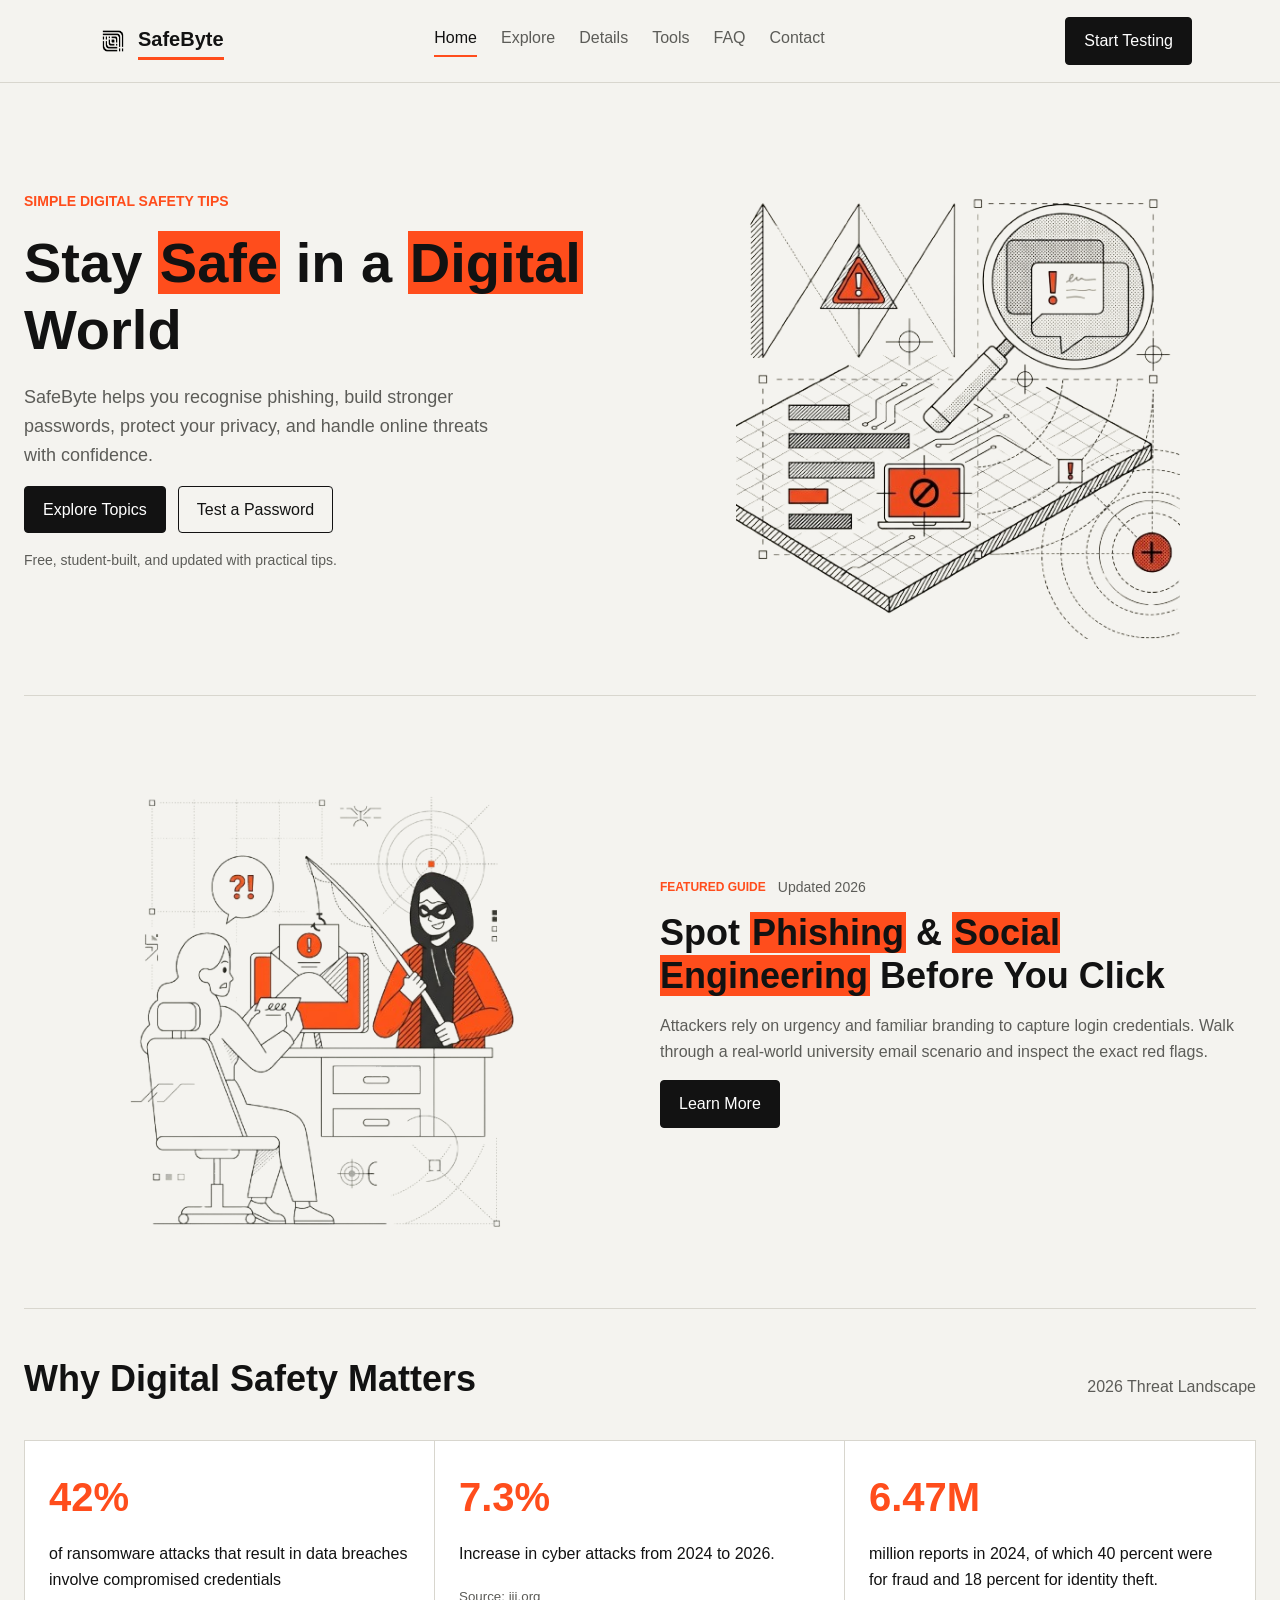
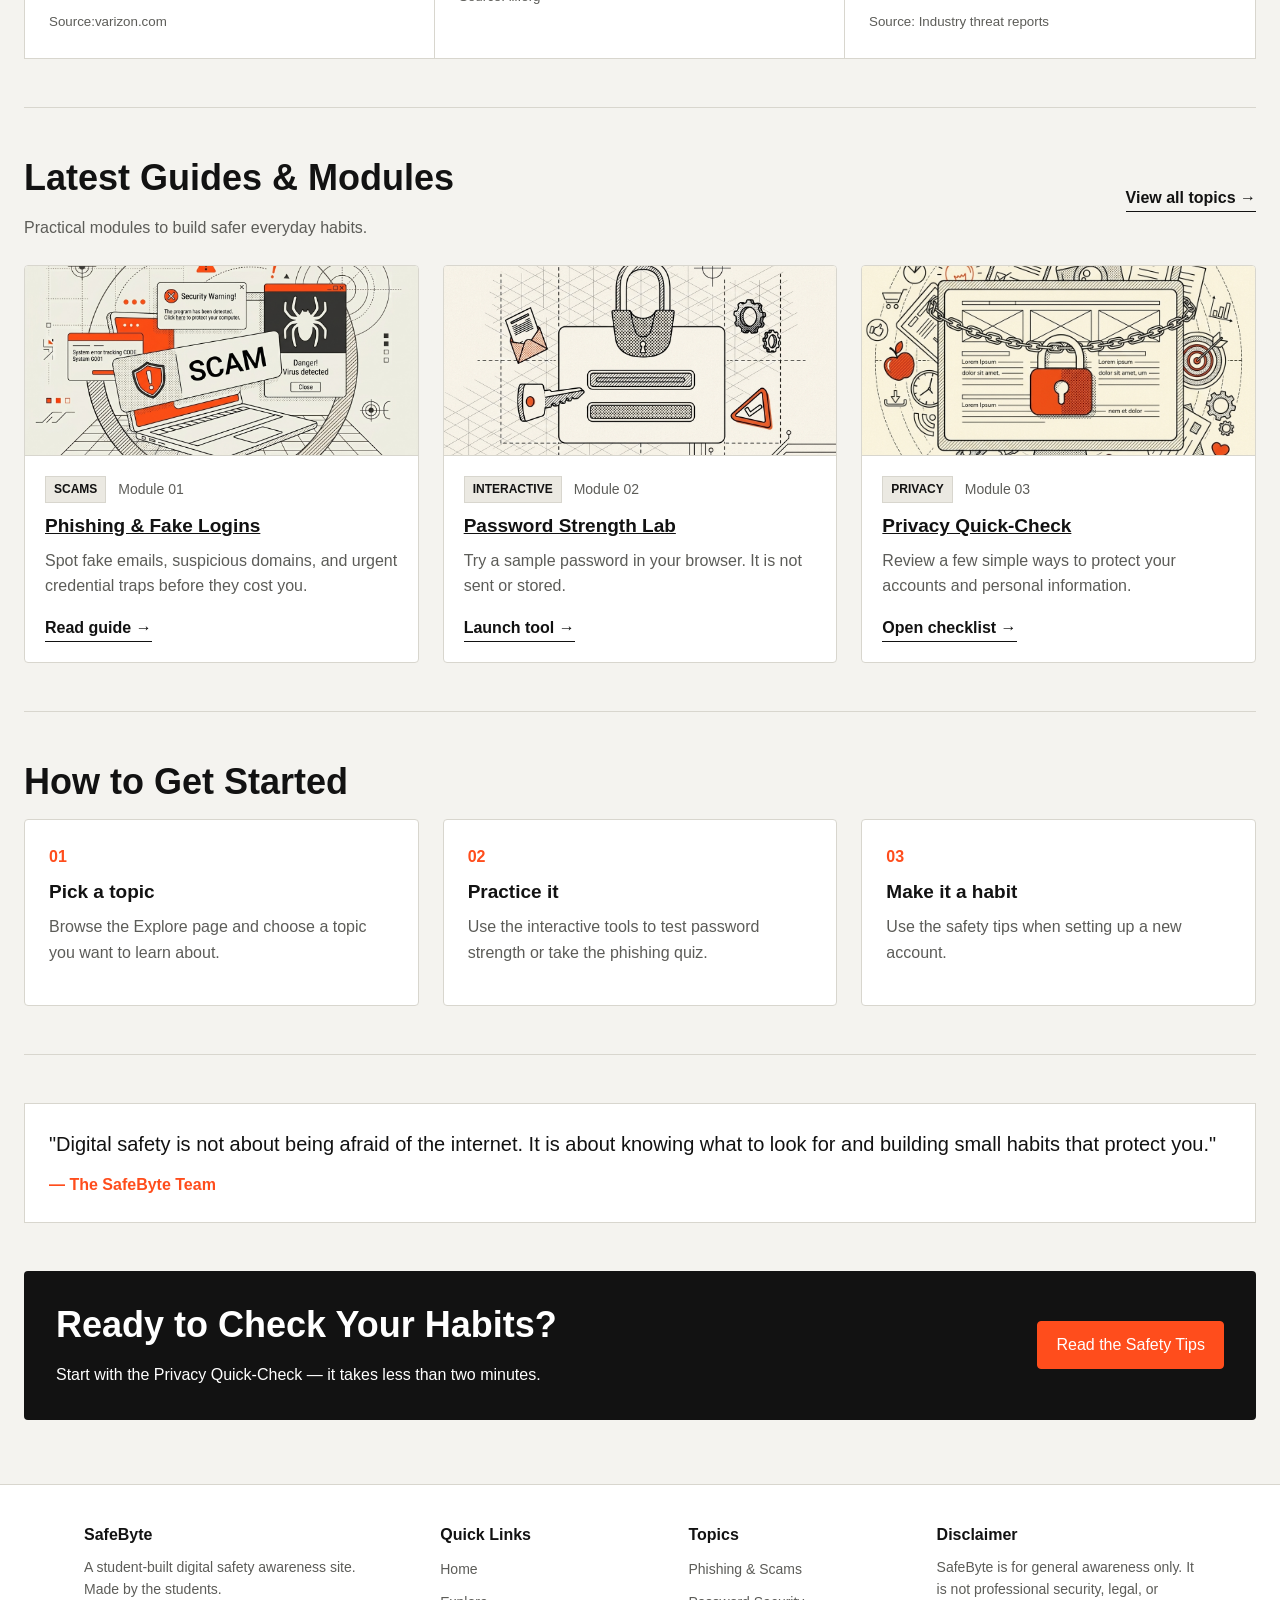
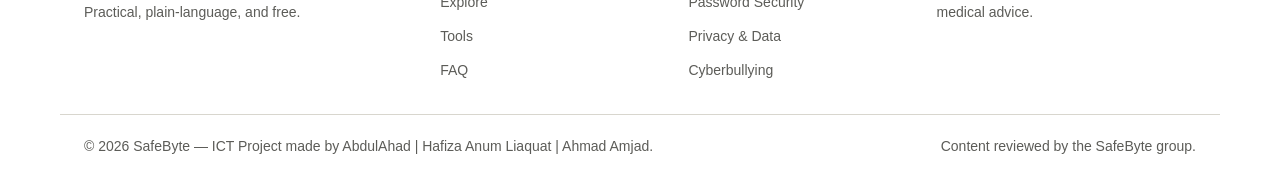
<file: index.html>
<!DOCTYPE html>
<html lang="en">
<head>
  <meta charset="UTF-8">
  <meta name="viewport" content="width=device-width, initial-scale=1.0">
  <title>SafeByte | Digital Safety & Technology Awareness</title>
  <link rel="icon" type="image/png" href="images/logo.png">
  <link rel="stylesheet" href="style/common.css">
  <link rel="stylesheet" href="style/index.css">
</head>
<body>
  <header class="site-header">
    <div class="header-inner">
      <a href="index.html" class="logo">
        <img src="images/logo.png" >
        <span>SafeByte</span>
      </a>

      <nav>
        <ul class="nav-list">
          <li><a href="index.html" class="active">Home</a></li>
          <li><a href="explore.html">Explore</a></li>
          <li><a href="details.html">Details</a></li>
          <li><a href="tool.html">Tools</a></li>
          <li><a href="faq.html">FAQ</a></li>
          <li><a href="contact.html" class="last-link">Contact</a></li>
        </ul>
      </nav>

      <a href="tool.html" class="header-cta">Start Testing</a>
    </div>
  </header>

  <main>
    <!-- HERO -->
    <section class="hero">
      <div class="hero-text">
        <p class="hero-eyebrow">Simple Digital Safety Tips</p>
        <h1>Stay <span class="highlight">Safe</span> in a <span class="highlight">Digital</span> World</h1>
        <p class="hero-subtitle">
          SafeByte helps you recognise phishing, build stronger passwords, protect your privacy,
          and handle online threats with confidence.
        </p>
        <div class="hero-actions">
          <a href="explore.html" class="btn btn-primary">Explore Topics</a>
          <a href="tool.html" class="btn btn-outline">Test a Password</a>
        </div>
        <p class="hero-note">Free, student-built, and updated with practical tips.</p>
      </div>
      <img src="images/hero.png" alt="hero image" class="content-img content-img--hero">
    </section>

    <!-- FEATURED SPOTLIGHT  -->
    <section class="spotlight">
      <img src="images/phishing.png" alt="spotlight image" class="content-img content-img--spotlight">
      <div class="spotlight-content">
        <div class="meta-row">
          <span class="badge badge--accent">Featured Guide</span>
          <span class="meta-date">Updated 2026</span>
        </div>
        <h2>Spot <span class="highlight">Phishing</span> & <span class="highlight">Social Engineering</span> Before You Click</h2>
        <p>
          Attackers rely on urgency and familiar branding to capture login credentials.
          Walk through a real-world university email scenario and inspect the exact red flags.
        </p>
        <a href="details.html" class="btn btn-primary">Learn More</a>
      </div>
    </section>

    <!-- STATS -->
    <section class="stats-section">
      <div class="section-header">
        <h2>Why Digital Safety Matters</h2>
        <span class="meta-date">2026 Threat Landscape</span>
      </div>
      <div class="stats-grid">
        <article class="stat-card">
          <span class="stat-number ">42%</span>
          <p>of ransomware attacks that result in data breaches involve compromised credentials</p>
          <small>Source:varizon.com</small>
        </article>
        <article class="stat-card">
          <span class="stat-number">7.3%</span>
          <p>Increase in cyber attacks from 2024 to 2026.</p>
          <small>Source: iii.org</small>
          <!-- iii=insuranse information institute -->
        </article>
        <article class="stat-card">
          <span class="stat-number">6.47M</span>
          <p>million reports in 2024, of which 40 percent were for fraud and 18 percent for identity theft.</p>
          <small>Source: Industry threat reports</small>
        </article>
      </div>
    </section>

    <!-- POPULAR TOPICS -->
    <section class="section-block">
      <div class="section-header">
        <div>
          <h2>Latest Guides & Modules</h2>
          <p class="section-description">Practical modules to build safer everyday habits.</p>
        </div>
        <a href="explore.html" class="link-underline">View all topics →</a>
      </div>

      <div class="grid-3">
        <article class="editorial-card">
          <img src="images/explore.png" alt="Phishing and fake logins illustration" class="content-img content-img--card" loading="lazy">
          <div class="editorial-card-body">
            <div class="meta-row">
              <span class="badge">Scams</span>
              <span class="meta-date">Module 01</span>
            </div>
            <h3><a href="details.html">Phishing & Fake Logins</a></h3>
            <p>Spot fake emails, suspicious domains, and urgent credential traps before they cost you.</p>
            <a href="details.html" class="link-underline">Read guide →</a>
          </div>
        </article>

        <article class="editorial-card">
          <img src="images/tool.jpg" alt="Password strength lab illustration" class="content-img content-img--card" loading="lazy">
          <div class="editorial-card-body">
            <div class="meta-row">
              <span class="badge">Interactive</span>
              <span class="meta-date">Module 02</span>
            </div>
            <h3><a href="tool.html">Password Strength Lab</a></h3>
            <p>Try a sample password in your browser. It is not sent or stored.</p>
            <a href="tool.html" class="link-underline">Launch tool →</a>
          </div>
        </article>

        <article class="editorial-card">
          <img src="images/tips.jpg" alt="Privacy quick-check illustration" class="content-img content-img--card" loading="lazy">
          <div class="editorial-card-body">
            <div class="meta-row">
              <span class="badge">Privacy</span>
              <span class="meta-date">Module 03</span>
            </div>
            <h3><a href="faq.html">Privacy Quick-Check</a></h3>
            <p>Review a few simple ways to protect your accounts and personal information.</p>
            <a href="faq.html" class="link-underline">Open checklist →</a>
          </div>
        </article>
      </div>
    </section>

    <!-- HOW IT WORKS -->
    <section class="section-block">
      <h2>How to Get Started</h2>
      <div class="steps-grid">
        <div class="step-card">
          <span class="step-num">01</span>
          <h3>Pick a topic</h3>
          <p>Browse the Explore page and choose a topic you want to learn about.</p>
        </div>
        <div class="step-card">
          <span class="step-num">02</span>
          <h3>Practice it</h3>
          <p>Use the interactive tools to test password strength or take the phishing quiz.</p>
        </div>
        <div class="step-card">
          <span class="step-num">03</span>
          <h3>Make it a habit</h3>
          <p>Use the safety tips when setting up a new account.</p>
        </div>
      </div>
    </section>

    <!-- MISSION -->
    <div class="mission-box">
      <blockquote>
        "Digital safety is not about being afraid of the internet. It is about knowing what to look for and building small habits that protect you."
      </blockquote>
      <p class="mission-credit">— The SafeByte Team</p>
    </div>

    <!-- CTA -->
    <section class="cta-banner">
      <div>
        <h2>Ready to Check Your Habits?</h2>
        <p>Start with the Privacy Quick-Check — it takes less than two minutes.</p>
      </div>
      <a href="faq.html" class="btn btn-accent">Read the Safety Tips</a>
    </section>
  </main>

  <footer class="site-footer">
    <div class="footer-grid">
      <div class="footer-col">
        <h4>SafeByte</h4>
        <p>A student-built digital safety awareness site.<br>Made by the students.<br>Practical, plain-language, and free.</p>
      </div>
      <div class="footer-col">
        <h4>Quick Links</h4>
        <ul>
          <li><a href="index.html">Home</a></li>
          <li><a href="explore.html">Explore</a></li>
          <li><a href="tool.html">Tools</a></li>
          <li><a href="faq.html">FAQ</a></li>
        </ul>
      </div>
      <div class="footer-col">
        <h4>Topics</h4>
        <ul>
          <li><a href="details.html">Phishing &amp; Scams</a></li>
          <li><a href="explore.html">Password Security</a></li>
          <li><a href="explore.html">Privacy &amp; Data</a></li>
          <li><a href="explore.html">Cyberbullying</a></li>
        </ul>
      </div>
      <div class="footer-col">
        <h4>Disclaimer</h4>
        <p>SafeByte is for general awareness only. It is not professional security, legal, or medical advice.</p>
      </div>
    </div>
    <div class="footer-bottom">
      <span>&copy; 2026 SafeByte — ICT Project made by AbdulAhad | Hafiza Anum Liaquat | Ahmad Amjad.</span>
      <span>Content reviewed by the SafeByte group.</span>
    </div>
  </footer>
  <script src="script.js"></script>
</body>
</html>
</file>
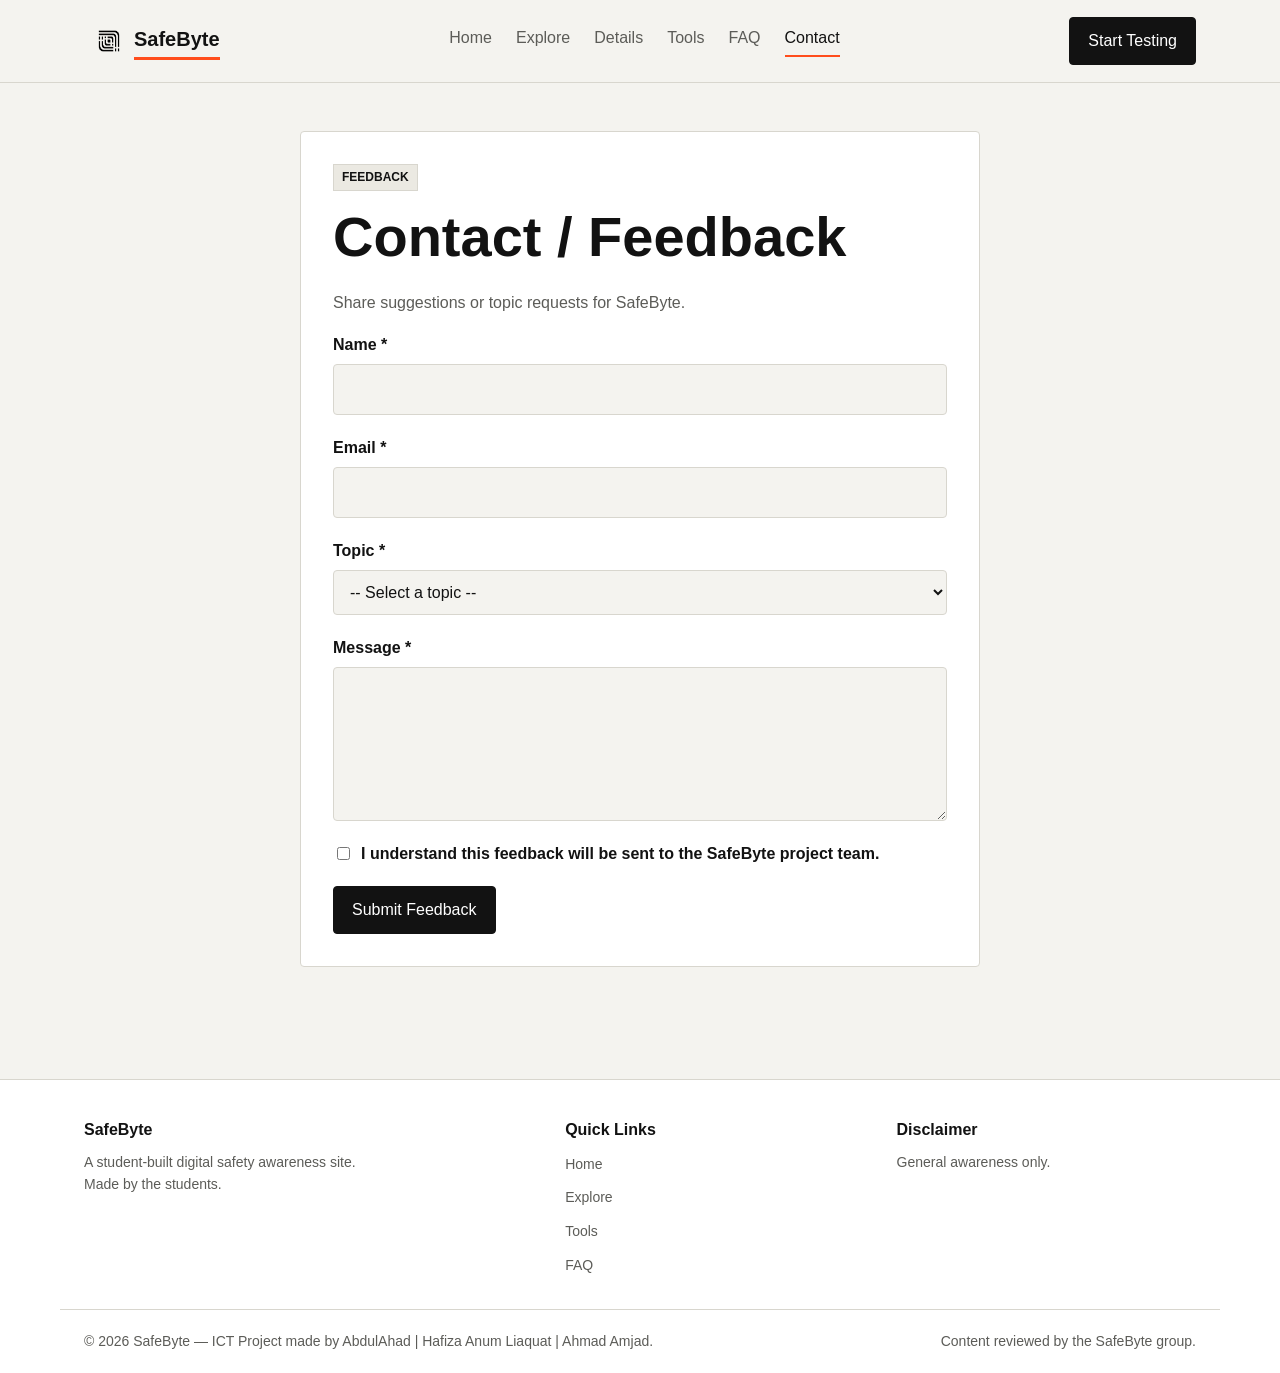
<file: contact.html>
<!DOCTYPE html>
<html lang="en">
<head>
  <meta charset="UTF-8">
  <meta name="viewport" content="width=device-width, initial-scale=1.0">
  <title>Contact / Feedback | SafeByte</title>

  <link rel="icon" type="image/png" href="images/logo.png">
  <link rel="stylesheet" href="style/common.css">
  <link rel="stylesheet" href="style/contact.css">
</head>

<body>

  <header class="site-header">
    <div class="header-inner">
      <a href="index.html" class="logo">
        <img src="images/logo.png" alt="">
        <span>SafeByte</span>
      </a>

      <nav aria-label="Main navigation">
        <ul class="nav-list">
          <li><a href="index.html">Home</a></li>
          <li><a href="explore.html">Explore</a></li>
          <li><a href="details.html">Details</a></li>
          <li><a href="tool.html">Tools</a></li>
          <li><a href="faq.html">FAQ</a></li>
          <li><a href="contact.html" class="active">Contact</a></li>
        </ul>
      </nav>

      <a href="tool.html" class="header-cta">Start Testing</a>
    </div>
  </header>

  <main>
    <section class="tool-panel feedback-panel">

      <div class="meta-row">
        <span class="badge">Feedback</span>
      </div>

      <h1>Contact / Feedback</h1>
      <p>Share suggestions or topic requests for SafeByte.</p>

      <form>

        <div class="form-group">
          <label for="name">Name *</label>
          <input type="text" id="name" class="input-field">
        </div>

        <div class="form-group">
          <label for="email">Email *</label>
          <input type="email" id="email" class="input-field">
        </div>

        <div class="form-group">
          <label for="topic">Topic *</label>
          <select id="topic">
            <option value="">-- Select a topic --</option>
            <option value="phishing">Phishing</option>
            <option value="passwords">Passwords</option>
            <option value="privacy">Privacy</option>
            <option value="cyberbullying">Cyberbullying</option>
            <option value="other">Other</option>
          </select>
        </div>

        <div class="form-group">
          <label for="message">Message *</label>
          <textarea id="message" rows="5"></textarea>
        </div>

        <div class="form-group">
          <label class="checkbox-row">
            <input type="checkbox" id="consent">
            <span>
              I understand this feedback will be sent to the SafeByte project team.
            </span>
          </label>
        </div>
        <div class="form-button-submission">
          <button type="button" class="btn btn-primary">
            Submit Feedback
          </button>
        </div>
      </form>

    </section>
  </main>

  <footer class="site-footer">
    <div class="footer-grid">

      <div class="footer-col">
        <h4>SafeByte</h4>
        <p>A student-built digital safety awareness site.<br>Made by the students.</p>
      </div>

      <div class="footer-col">
        <h4>Quick Links</h4>
        <ul>
          <li><a href="index.html">Home</a></li>
          <li><a href="explore.html">Explore</a></li>
          <li><a href="tool.html">Tools</a></li>
          <li><a href="faq.html">FAQ</a></li>
        </ul>
      </div>

      <div class="footer-col">
        <h4>Disclaimer</h4>
        <p>General awareness only.</p>
      </div>

    </div>

    <div class="footer-bottom">
      <span>
        &copy; 2026 SafeByte — ICT Project made by AbdulAhad |
        Hafiza Anum Liaquat | Ahmad Amjad.
      </span>
      <span>Content reviewed by the SafeByte group.</span>
    </div>
  </footer>

  <script src="script.js"></script>

</body>
</html>
</file>
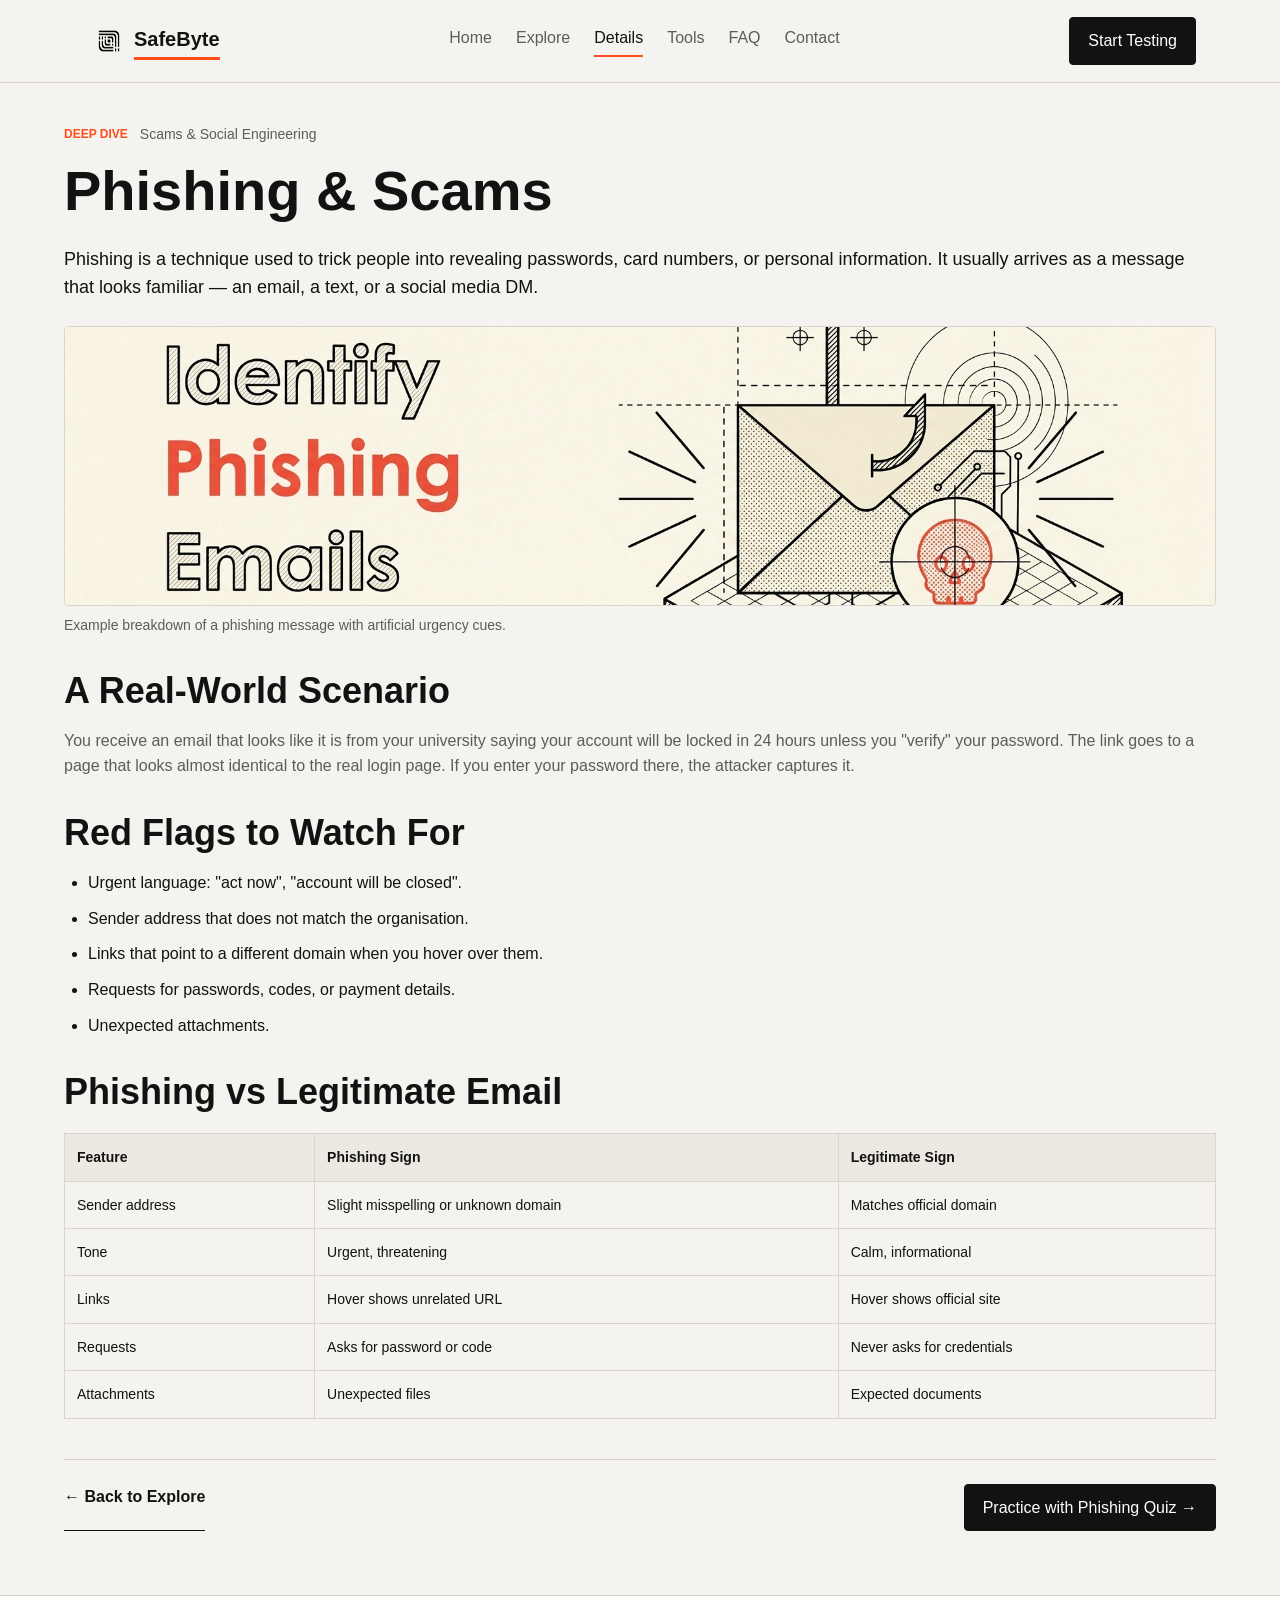
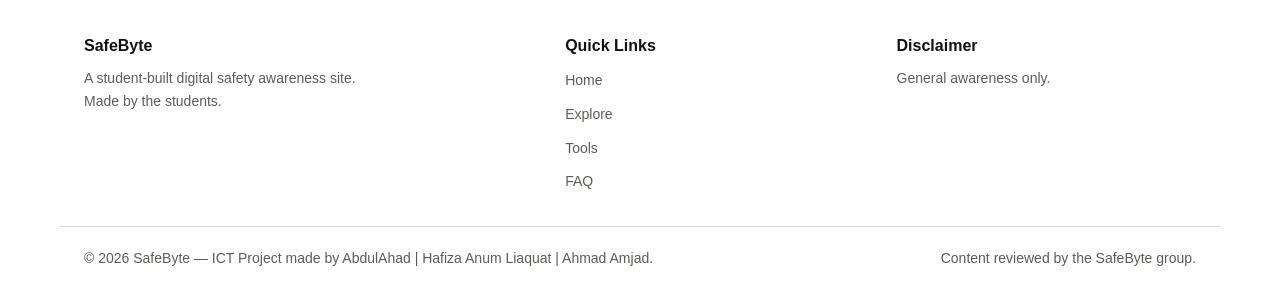
<file: details.html>
<!DOCTYPE html>
<html lang="en">
<head>
  <meta charset="UTF-8">
  <meta name="viewport" content="width=device-width, initial-scale=1.0">
  <title>Phishing & Scams | SafeByte</title>
  <link rel="icon" type="image/png" href="images/logo.png">
  <link rel="stylesheet" href="style/common.css">
  <link rel="stylesheet" href="style/details.css">
</head>
<body>
  <header class="site-header">
    <div class="header-inner">
      <a href="index.html" class="logo">
        <img src="images/logo.png" alt="">
        <span>SafeByte</span>
      </a>

      <nav aria-label="Main navigation">
        <ul class="nav-list">
          <li><a href="index.html">Home</a></li>
          <li><a href="explore.html">Explore</a></li>
          <li><a href="details.html" class="active">Details</a></li>
          <li><a href="tool.html">Tools</a></li>
          <li><a href="faq.html">FAQ</a></li>
          <li><a href="contact.html">Contact</a></li>
        </ul>
      </nav>

      <a href="tool.html" class="header-cta">Start Testing</a>
    </div>
  </header>

  <main>
    <article class="detail-article">
      <div class="meta-row">
        <span class="badge badge--accent">Deep Dive</span>
        <span class="meta-date">Scams &amp; Social Engineering</span>
      </div>
      <h1>Phishing &amp; Scams</h1>
      <p class="lead">
        Phishing is a technique used to trick people into revealing passwords, card numbers,
        or personal information. It usually arrives as a message that looks familiar — an email,
        a text, or a social media DM.
      </p>

      <figure class="detail-figure">
        <img src="images/phishingdet.jpg" alt="Example breakdown of a phishing message with artificial urgency cues" class="content-img content-img--featured" loading="lazy">
        <figcaption>Example breakdown of a phishing message with artificial urgency cues.</figcaption>
      </figure>

      <section>
        <h2>A Real-World Scenario</h2>
        <p>
          You receive an email that looks like it is from your university saying your account
          will be locked in 24 hours unless you "verify" your password. The link goes to a page
          that looks almost identical to the real login page. If you enter your password there,
          the attacker captures it.
        </p>
      </section>

      <section>
        <h2>Red Flags to Watch For</h2>
        <ul class="checklist">
          <li>Urgent language: "act now", "account will be closed".</li>
          <li>Sender address that does not match the organisation.</li>
          <li>Links that point to a different domain when you hover over them.</li>
          <li>Requests for passwords, codes, or payment details.</li>
          <li>Unexpected attachments.</li>
        </ul>
      </section>

      <section>
        <h2>Phishing vs Legitimate Email</h2>
        <table>
          <thead>
            <tr><th>Feature</th><th>Phishing Sign</th><th>Legitimate Sign</th></tr>
          </thead>
          <tbody>
            <tr><td>Sender address</td><td>Slight misspelling or unknown domain</td><td>Matches official domain</td></tr>
            <tr><td>Tone</td><td>Urgent, threatening</td><td>Calm, informational</td></tr>
            <tr><td>Links</td><td>Hover shows unrelated URL</td><td>Hover shows official site</td></tr>
            <tr><td>Requests</td><td>Asks for password or code</td><td>Never asks for credentials</td></tr>
            <tr><td>Attachments</td><td>Unexpected files</td><td>Expected documents</td></tr>
          </tbody>
        </table>
      </section>

      <section class="article-links">
        <a href="explore.html" class="link-underline">← Back to Explore</a>
        <a href="tool.html" class="btn btn-primary">Practice with Phishing Quiz →</a>
      </section>
    </article>
  </main>

  <footer class="site-footer">
    <div class="footer-grid">
      <div class="footer-col">
        <h4>SafeByte</h4>
        <p>A student-built digital safety awareness site.<br>Made by the students.</p>
      </div>
      <div class="footer-col">
        <h4>Quick Links</h4>
        <ul>
          <li><a href="index.html">Home</a></li>
          <li><a href="explore.html">Explore</a></li>
          <li><a href="tool.html">Tools</a></li>
          <li><a href="faq.html">FAQ</a></li>
        </ul>
      </div>
      <div class="footer-col">
        <h4>Disclaimer</h4>
        <p>General awareness only.</p>
      </div>
    </div>
    <div class="footer-bottom">
      <span>&copy; 2026 SafeByte — ICT Project made by AbdulAhad | Hafiza Anum Liaquat | Ahmad Amjad.</span>
      <span>Content reviewed by the SafeByte group.</span>
    </div>
  </footer>
</body>
</html>
</file>
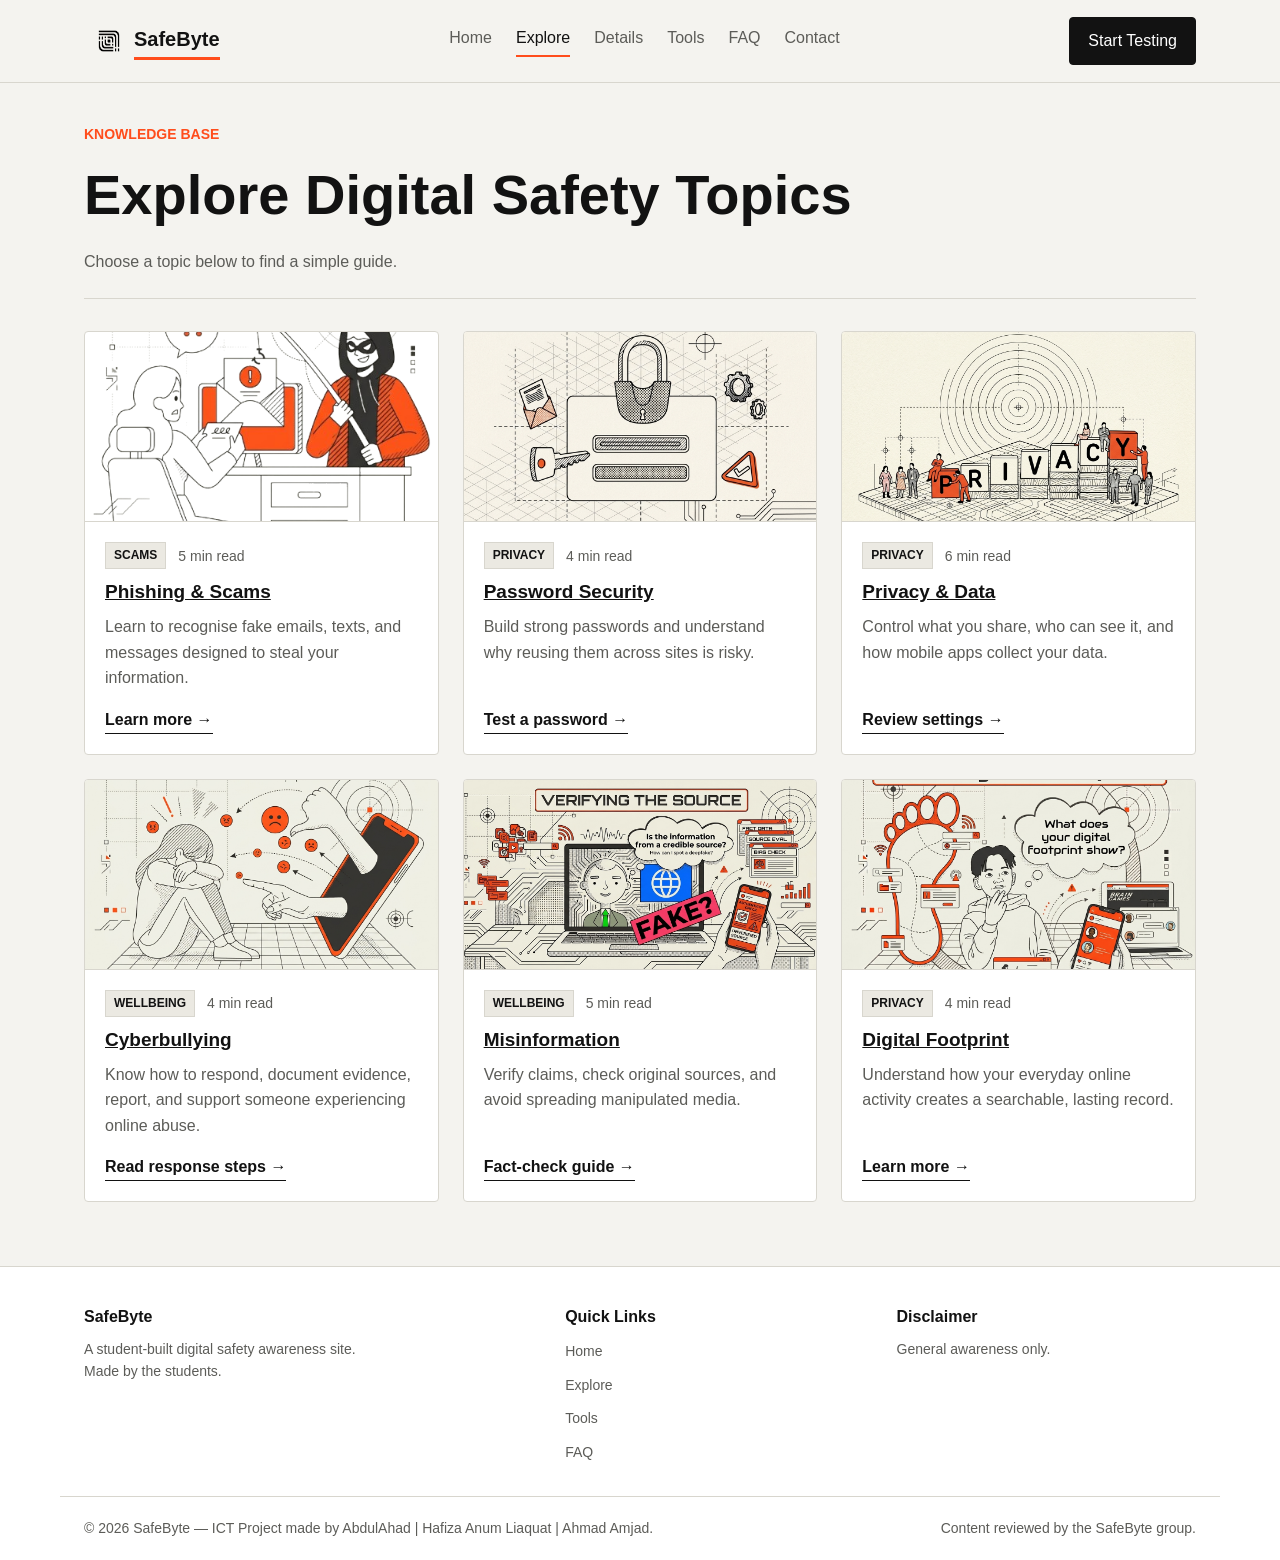
<file: explore.html>
<!DOCTYPE html>
<html lang="en">
<head>
  <meta charset="UTF-8">
  <meta name="viewport" content="width=device-width, initial-scale=1.0">
  <title>Explore Topics | SafeByte</title>
  <link rel="icon" type="image/png" href="images/logo.png">
  <link rel="stylesheet" href="style/common.css">
  <link rel="stylesheet" href="style/explore.css">
</head>
<body>
  <header class="site-header">
    <div class="header-inner">
      <a href="index.html" class="logo">
        <img src="images/logo.png" alt="">
        <span>SafeByte</span>
      </a>

      <nav aria-label="Main navigation">
        <ul class="nav-list">
          <li><a href="index.html">Home</a></li>
          <li><a href="explore.html" class="active">Explore</a></li>
          <li><a href="details.html">Details</a></li>
          <li><a href="tool.html">Tools</a></li>
          <li><a href="faq.html">FAQ</a></li>
          <li><a href="contact.html">Contact</a></li>
        </ul>
      </nav>

      <a href="tool.html" class="header-cta">Start Testing</a>
    </div>
  </header>

  <main>
    <section class="page-intro">
      <p class="hero-eyebrow">Knowledge Base</p>
      <h1>Explore Digital Safety Topics</h1>
      <p class="intro-description">Choose a topic below to find a simple guide.</p>
    </section>

    <section>
      <div class="grid-3">
        <article class="editorial-card">
          <img src="images/phishing.png" alt="Phishing and scams illustration" class="content-img content-img--card" loading="lazy">
          <div class="editorial-card-body">
            <div class="meta-row">
              <span class="badge">Scams</span>
              <span class="meta-date">5 min read</span>
            </div>
            <h3><a href="details.html">Phishing &amp; Scams</a></h3>
            <p>Learn to recognise fake emails, texts, and messages designed to steal your information.</p>
            <a href="details.html" class="link-underline">Learn more →</a>
          </div>
        </article>

        <article class="editorial-card">
          <img src="images/tool.jpg" alt="Password security illustration" class="content-img content-img--card" loading="lazy">
          <div class="editorial-card-body">
            <div class="meta-row">
              <span class="badge">Privacy</span>
              <span class="meta-date">4 min read</span>
            </div>
            <h3><a href="tool.html">Password Security</a></h3>
            <p>Build strong passwords and understand why reusing them across sites is risky.</p>
            <a href="tool.html" class="link-underline">Test a password →</a>
          </div>
        </article>

        <article class="editorial-card">
          <img src="images/privacy.jpg" alt="Privacy and data illustration" class="content-img content-img--card" loading="lazy">
          <div class="editorial-card-body">
            <div class="meta-row">
              <span class="badge">Privacy</span>
              <span class="meta-date">6 min read</span>
            </div>
            <h3><a href="faq.html">Privacy &amp; Data</a></h3>
            <p>Control what you share, who can see it, and how mobile apps collect your data.</p>
            <a href="faq.html" class="link-underline">Review settings →</a>
          </div>
        </article>

        <article class="editorial-card">
          <img src="images/cyberbullying.png" alt="Cyberbullying illustration" class="content-img content-img--card" loading="lazy">
          <div class="editorial-card-body">
            <div class="meta-row">
              <span class="badge">Wellbeing</span>
              <span class="meta-date">4 min read</span>
            </div>
            <h3><a href="faq.html">Cyberbullying</a></h3>
            <p>Know how to respond, document evidence, report, and support someone experiencing online abuse.</p>
            <a href="faq.html" class="link-underline">Read response steps →</a>
          </div>
        </article>

        <article class="editorial-card">
          <img src="images/misonformation.jpg" alt="Misinformation illustration" class="content-img content-img--card" loading="lazy">
          <div class="editorial-card-body">
            <div class="meta-row">
              <span class="badge">Wellbeing</span>
              <span class="meta-date">5 min read</span>
            </div>
            <h3><a href="faq.html">Misinformation</a></h3>
            <p>Verify claims, check original sources, and avoid spreading manipulated media.</p>
            <a href="faq.html" class="link-underline">Fact-check guide →</a>
          </div>
        </article>

        <article class="editorial-card">
          <img src="images/footprint.png" alt="Digital footprint illustration" class="content-img content-img--card" loading="lazy">
          <div class="editorial-card-body">
            <div class="meta-row">
              <span class="badge">Privacy</span>
              <span class="meta-date">4 min read</span>
            </div>
            <h3><a href="faq.html">Digital Footprint</a></h3>
            <p>Understand how your everyday online activity creates a searchable, lasting record.</p>
            <a href="faq.html" class="link-underline">Learn more →</a>
          </div>
        </article>
      </div>
    </section>
  </main>

  <footer class="site-footer">
    <div class="footer-grid">
      <div class="footer-col">
        <h4>SafeByte</h4>
        <p>A student-built digital safety awareness site.<br>Made by the students.</p>
      </div>
      <div class="footer-col">
        <h4>Quick Links</h4>
        <ul>
          <li><a href="index.html">Home</a></li>
          <li><a href="explore.html">Explore</a></li>
          <li><a href="tool.html">Tools</a></li>
          <li><a href="faq.html">FAQ</a></li>
        </ul>
      </div>
      <div class="footer-col">
        <h4>Disclaimer</h4>
        <p>General awareness only.</p>
      </div>
    </div>
    <div class="footer-bottom">
      <span>&copy; 2026 SafeByte — ICT Project made by AbdulAhad | Hafiza Anum Liaquat | Ahmad Amjad.</span>
      <span>Content reviewed by the SafeByte group.</span>
    </div>
  </footer>
  <script src="script.js"></script>
</body>
</html>
</file>
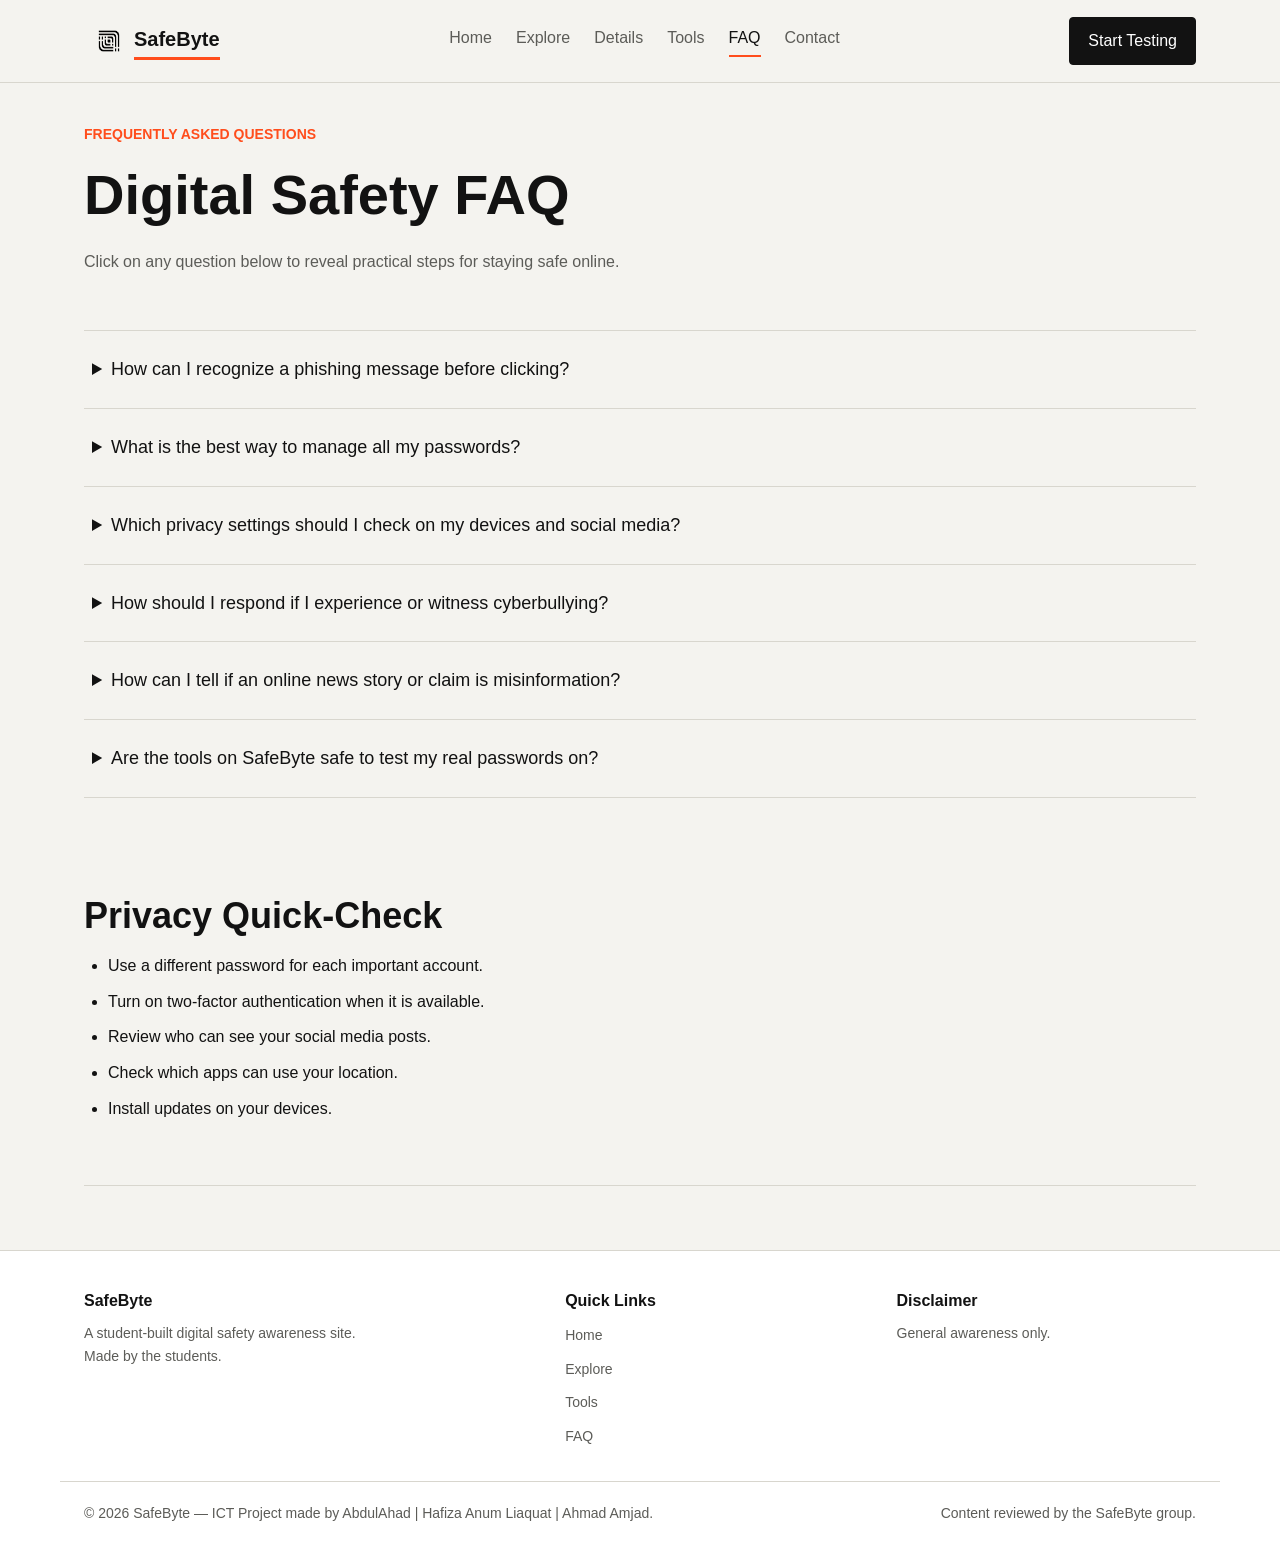
<file: faq.html>
<!DOCTYPE html>
<html lang="en">
<head>
  <meta charset="UTF-8">
  <meta name="viewport" content="width=device-width, initial-scale=1.0">
  <title>FAQ & Quick Reference | SafeByte</title>
  <link rel="icon" type="image/png" href="images/logo.png">
  <link rel="stylesheet" href="style/common.css">
  <link rel="stylesheet" href="style/faq.css">
</head>
<body>
  <header class="site-header">
    <div class="header-inner">
      <a href="index.html" class="logo">
        <img src="images/logo.png" alt="">
        <span>SafeByte</span>
      </a>

      <nav aria-label="Main navigation">
        <ul class="nav-list">
          <li><a href="index.html">Home</a></li>
          <li><a href="explore.html">Explore</a></li>
          <li><a href="details.html">Details</a></li>
          <li><a href="tool.html">Tools</a></li>
          <li><a href="faq.html" class="active">FAQ</a></li>
          <li><a href="contact.html">Contact</a></li>
        </ul>
      </nav>

      <a href="tool.html" class="header-cta">Start Testing</a>
    </div>
  </header>

  <main>
    <section class="page-intro">
      <p class="hero-eyebrow">Frequently Asked Questions</p>
      <h1>Digital Safety FAQ</h1>
      <p class="intro-description">Click on any question below to reveal practical steps for staying safe online.</p>
    </section>

    <section class="faq-list" aria-label="Frequently Asked Questions">
      <details class="faq-item">
        <summary class="faq-question">How can I recognize a phishing message before clicking?</summary>
        <div class="faq-answer">
          <ul class="tip-list">
            <li>Hover over links to preview the actual destination URL before clicking.</li>
            <li>Verify the sender's full email domain, not just their display name.</li>
            <li>Never enter passwords or banking details from links inside emails or texts.</li>
            <li>Contact the organisation directly using their official website when unsure.</li>
          </ul>
        </div>
      </details>

      <details class="faq-item">
        <summary class="faq-question">What is the best way to manage all my passwords?</summary>
        <div class="faq-answer">
          <ul class="tip-list">
            <li>Use a unique password for every single account.</li>
            <li>Focus on length (12+ characters) rather than complex symbols alone.</li>
            <li>Enable two-factor authentication (2FA) wherever available.</li>
            <li>Use a dedicated password manager so you only have to remember one master password.</li>
          </ul>
        </div>
      </details>

      <details class="faq-item">
        <summary class="faq-question">Which privacy settings should I check on my devices and social media?</summary>
        <div class="faq-answer">
          <ul class="tip-list">
            <li>Restrict who can view your posts and personal profile details.</li>
            <li>Audit mobile app location permissions and set them to "While Using" or "Never."</li>
            <li>Avoid broadcasting your live location in real time.</li>
            <li>Regularly review and revoke access for connected third-party apps.</li>
          </ul>
        </div>
      </details>

      <details class="faq-item">
        <summary class="faq-question">How should I respond if I experience or witness cyberbullying?</summary>
        <div class="faq-answer">
          <ul class="tip-list">
            <li>Do not engage or reply to abusive messages.</li>
            <li>Capture screenshots with visible timestamps and usernames as evidence.</li>
            <li>Use the platform's built-in block and report tools.</li>
            <li>Reach out to a trusted adult, teacher, or counsellor for support.</li>
          </ul>
        </div>
      </details>

      <details class="faq-item">
        <summary class="faq-question">How can I tell if an online news story or claim is misinformation?</summary>
        <div class="faq-answer">
          <ul class="tip-list">
            <li>Trace claims back to the primary source or original study.</li>
            <li>Check publication dates to ensure old news isn't being recycled out of context.</li>
            <li>Cross-check the story across multiple independent, reputable outlets.</li>
            <li>Be sceptical of sensational, emotionally charged headlines designed to provoke outrage.</li>
          </ul>
        </div>
      </details>

      <details class="faq-item">
        <summary class="faq-question">Are the tools on SafeByte safe to test my real passwords on?</summary>
        <div class="faq-answer">
          <p>No—never enter your real passwords into any online checker. Our password tool runs locally in your browser and never sends data anywhere, but you should always use sample passwords of a similar length and style when testing.</p>
        </div>
      </details>
    </section>

    <section class="section-block">
      <h2>Privacy Quick-Check</h2>
      <ul class="checklist">
        <li>Use a different password for each important account.</li>
        <li>Turn on two-factor authentication when it is available.</li>
        <li>Review who can see your social media posts.</li>
        <li>Check which apps can use your location.</li>
        <li>Install updates on your devices.</li>
      </ul>
    </section>
  </main>

  <footer class="site-footer">
    <div class="footer-grid">
      <div class="footer-col">
        <h4>SafeByte</h4>
        <p>A student-built digital safety awareness site.<br>Made by the students.</p>
      </div>
      <div class="footer-col">
        <h4>Quick Links</h4>
        <ul>
          <li><a href="index.html">Home</a></li>
          <li><a href="explore.html">Explore</a></li>
          <li><a href="tool.html">Tools</a></li>
          <li><a href="faq.html">FAQ</a></li>
        </ul>
      </div>
      <div class="footer-col">
        <h4>Disclaimer</h4>
        <p>General awareness only.</p>
      </div>
    </div>
    <div class="footer-bottom">
      <span>&copy; 2026 SafeByte — ICT Project made by AbdulAhad | Hafiza Anum Liaquat | Ahmad Amjad.</span>
      <span>Content reviewed by the SafeByte group.</span>
    </div>
  </footer>

  <script src="script.js"></script>
</body>
</html>
</file>
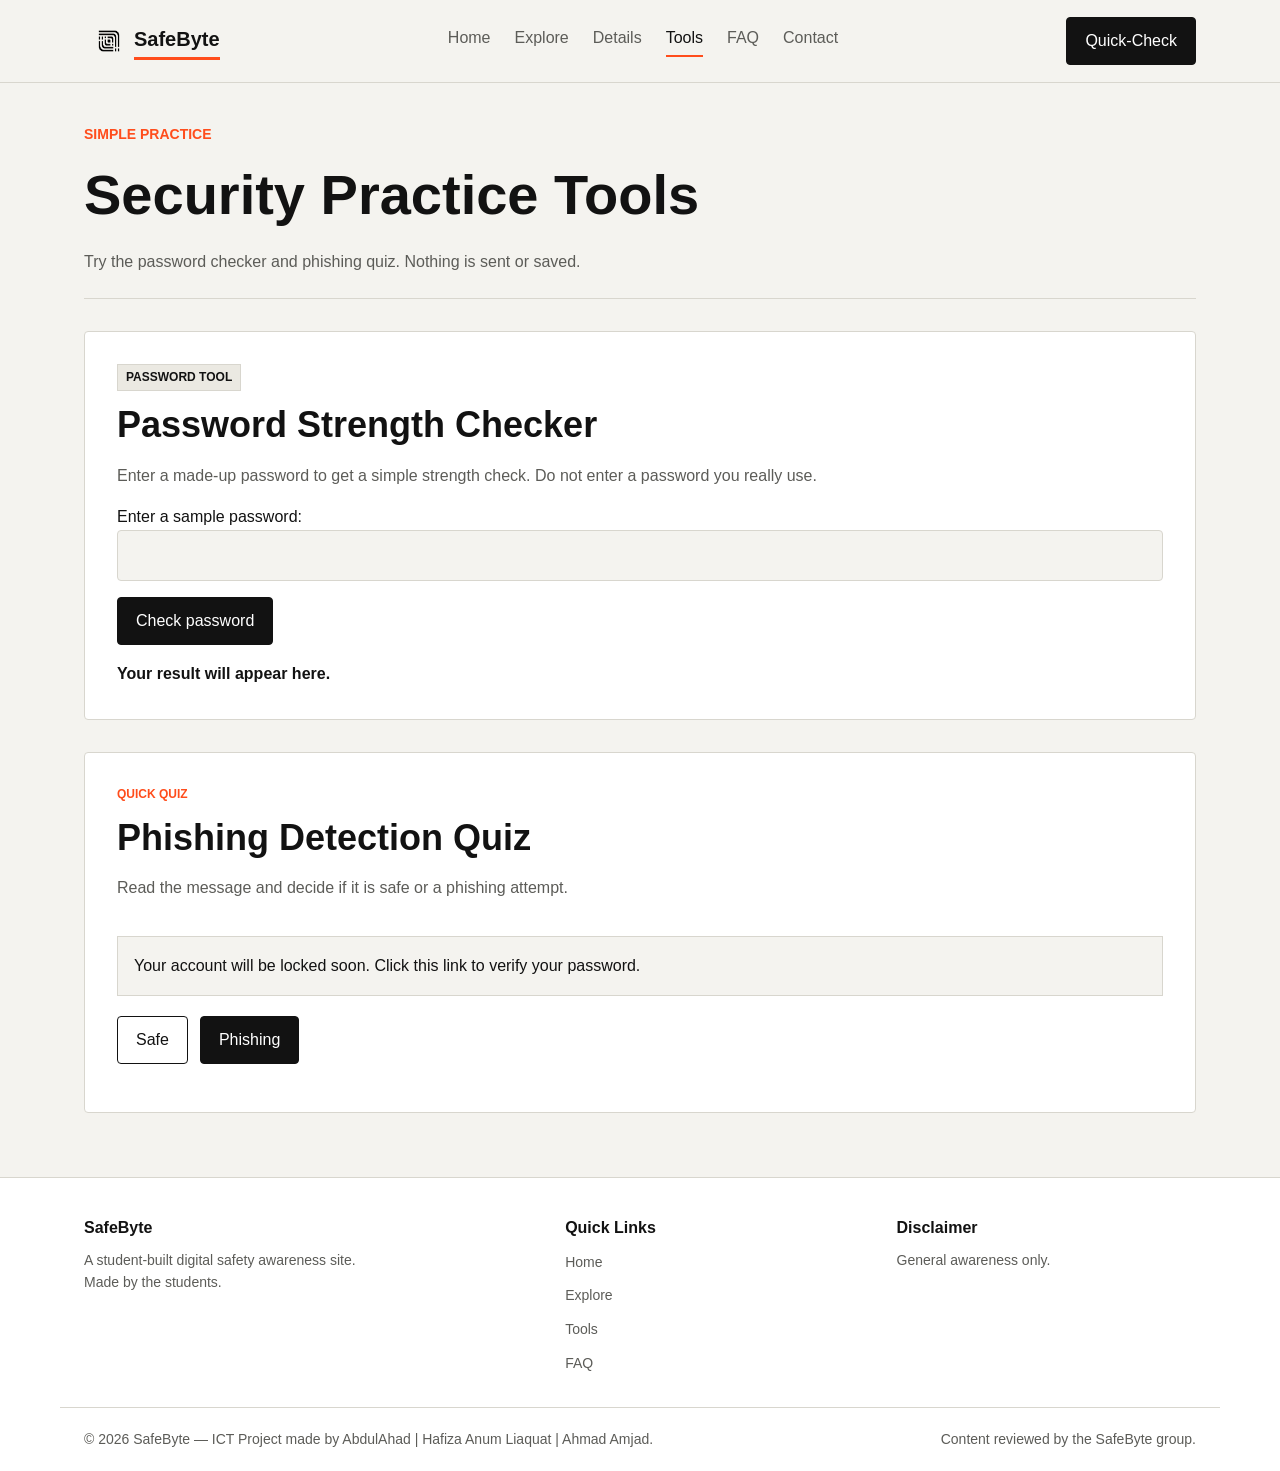
<file: tool.html>
<!DOCTYPE html>
<html lang="en">
<head>
  <meta charset="UTF-8">
  <meta name="viewport" content="width=device-width, initial-scale=1.0">
  <title>Password Checker & Quiz | SafeByte</title>
  <link rel="icon" type="image/png" href="images/logo.png">
  <link rel="stylesheet" href="style/common.css">
  <link rel="stylesheet" href="style/tool.css">
</head>
<body>
  <header class="site-header">
    <div class="header-inner">
      <a href="index.html" class="logo">
        <img src="images/logo.png" alt="">
        <span>SafeByte</span>
      </a>

      <nav aria-label="Main navigation">
        <ul class="nav-list">
          <li><a href="index.html">Home</a></li>
          <li><a href="explore.html">Explore</a></li>
          <li><a href="details.html">Details</a></li>
          <li><a href="tool.html" class="active">Tools</a></li>
          <li><a href="faq.html">FAQ</a></li>
          <li><a href="contact.html">Contact</a></li>
        </ul>
      </nav>

      <a href="faq.html" class="header-cta">Quick-Check</a>
    </div>
  </header>

  <main>
    <section class="page-intro">
      <p class="hero-eyebrow">Simple Practice</p>
      <h1>Security Practice Tools</h1>
      <p class="intro-description">Try the password checker and phishing quiz. Nothing is sent or saved.</p>
    </section>

    <section class="tool-panel">
      <div class="meta-row">
        <span class="badge">Password Tool</span>
      </div>
      <h2>Password Strength Checker</h2>
      <p>Enter a made-up password to get a simple strength check. Do not enter a password you really use.</p>

      <label for="passwordInput">Enter a sample password:</label>
      <input type="password" id="passwordInput" class="input-field" autocomplete="off">
      <button type="button" id="checkPasswordBtn" class="btn btn-primary">Check password</button>
      <p id="strengthLabel" class="strength-label" aria-live="polite">Your result will appear here.</p>

    </section>

    <section class="tool-panel">
      <div class="meta-row">
        <span class="badge badge--accent">Quick Quiz</span>
      </div>
      <h2>Phishing Detection Quiz</h2>
      <p>Read the message and decide if it is safe or a phishing attempt.</p>

      <div class="quiz-layout">
        <div class="quiz-content">
          <p id="quizMessage" class="quiz-message"></p>
          <div class="quiz-buttons">
            <button id="safeBtn" class="btn btn-outline">Safe</button>
            <button id="phishBtn" class="btn btn-primary">Phishing</button>
          </div>
          <p id="quizFeedback" class="quiz-feedback" aria-live="polite"></p>
        </div>
        <button id="nextQuizBtn" class="btn btn-accent quiz-next-button" hidden>Next question</button>
      </div>
    </section>
  </main>

  <footer class="site-footer">
    <div class="footer-grid">
      <div class="footer-col">
        <h4>SafeByte</h4>
        <p>A student-built digital safety awareness site.<br>Made by the students.</p>
      </div>
      <div class="footer-col">
        <h4>Quick Links</h4>
        <ul>
          <li><a href="index.html">Home</a></li>
          <li><a href="explore.html">Explore</a></li>
          <li><a href="tool.html">Tools</a></li>
          <li><a href="faq.html">FAQ</a></li>
        </ul>
      </div>
      <div class="footer-col">
        <h4>Disclaimer</h4>
        <p>General awareness only.</p>
      </div>
    </div>
    <div class="footer-bottom">
      <span>&copy; 2026 SafeByte — ICT Project made by AbdulAhad | Hafiza Anum Liaquat | Ahmad Amjad.</span>
      <span>Content reviewed by the SafeByte group.</span>
    </div>
  </footer>

  <script src="script.js"></script>
</body>
</html>
</file>
<file: style/common.css>
:root {
  --page: rgb(244, 243, 239);
  --white: rgb(255, 255, 255);
  --light: rgb(235, 233, 226);
  --text: rgb(18, 18, 18);
  --muted: rgb(92, 92, 88);
  --accent: rgb(255, 77, 28);
  --border: rgb(216, 214, 206);
}

* {
  box-sizing: border-box;
}

body {
  display: flex;
  flex-direction: column;
  min-height: 100vh;
  margin: 0;
  background: var(--page);
  color: var(--text);
  font: 16px/1.6 Arial, sans-serif;
}

main {
  flex: 1;
  width: 100%;
  max-width: 1160px;
  margin: 0 auto;
  padding: 0 24px 64px;
}

h1, h2, h3, h4 {
  line-height: 1.2;
}

h1 {
  margin: 0 0 20px;
  font-size: 56px;
}

h2 {
  margin: 0 0 16px;
  font-size: 36px;
}

h3 {
  margin: 0 0 10px;
  font-size: 19px;
}

p {
  margin: 0 0 16px;
  color: var(--muted);
}

a {
  color: var(--text);
  text-decoration: none;
}

a:hover {
  color: var(--accent);
}

.site-header {
  position: sticky;
  top: 0;
  z-index: 1;
  border-bottom: 1px solid var(--border);
  background: var(--page);
}

.header-inner {
  display: flex;
  align-items: center;
  justify-content: space-between;
  gap: 20px;
  max-width: 1160px;
  margin: 0 auto;
  padding: 16px 24px;
}

.logo {
  display: inline-flex;
  align-items: center;
  font-size: 20px;
  font-weight: bold;
}

.logo span {
  padding-bottom: 2px;
  border-bottom: 3px solid var(--accent);
}

.logo span:hover {
  border-color: var(--text);
}

.logo img {
  width: 50px;
  height: 50px;
  object-fit: contain;
}

.nav-list {
  display: flex;
  flex-wrap: wrap;
  gap: 24px;
  margin: 0;
  padding: 0;
  list-style: none;
}

.nav-list a {
  display: inline-block;
  color: var(--muted);
  transition: color 0.2s ease, transform 0.2s ease;
}

.nav-list a:hover {
  transform: translateY(-2px);
}

.nav-list a.active {
  padding-bottom: 4px;
  border-bottom: 2px solid var(--accent);
  color: var(--text);
}

.header-cta, .btn {
  display: inline-block;
  padding: 10px 18px;
  border: 1px solid var(--text);
  border-radius: 4px;
  background: var(--text);
  color: var(--white);
  font: inherit;
  text-align: center;
}

.btn {
  cursor: pointer;
}

.btn-primary:hover, .header-cta:hover {
  border-color: var(--accent);
  background: var(--accent);
  color: var(--white);
}

.meta-row {
  display: flex;
  flex-wrap: wrap;
  align-items: center;
  gap: 12px;
  margin-bottom: 12px;
  font-size: 14px;
}

.badge {
  padding: 3px 8px;
  border: 1px solid var(--border);
  background: var(--light);
  font-size: 12px;
  font-weight: bold;
  text-transform: uppercase;
}

.badge--accent {
  padding: 0;
  border: 0;
  background: rgba(0, 0, 0, 0);
  color: var(--accent);
}

.meta-date {
  color: var(--muted);
}

.link-underline {
  border-bottom: 1px solid var(--text);
  font-weight: bold;
}

.page-intro {
  margin-bottom: 32px;
  padding: 40px 0 24px;
}

.hero-eyebrow {
  color: var(--accent);
  font-size: 14px;
  font-weight: bold;
  text-transform: uppercase;
}

.intro-description {
  margin-bottom: 0;
}

.content-img {
  display: block;
  width: 100%;
  object-fit: cover;
}

.content-img--card {
  height: 190px;
  border-bottom: 1px solid var(--border);
}

.checklist {
  padding-left: 24px;
}

.checklist li {
  margin-bottom: 10px;
}

.section-block {
  padding: 48px 0;
  border-bottom: 1px solid var(--border);
}

.editorial-card {
  display: flex;
  flex-direction: column;
  overflow: hidden;
  border: 1px solid var(--border);
  border-radius: 4px;
  background: var(--white);
  transition: transform 0.2s ease, box-shadow 0.2s ease, border-color 0.2s ease;
}

.editorial-card:hover, .editorial-card:focus-within {
  transform: translateY(-4px);
  border-color: var(--accent);
  box-shadow: 0 8px 20px rgba(18, 18, 18, 0.12);
}

.editorial-card-body {
  display: flex;
  flex: 1;
  flex-direction: column;
  align-items: flex-start;
  padding: 20px;
}

.editorial-card-body p {
  flex: 1;
}

.editorial-card-body h3 a {
  text-decoration: underline;
}

.site-footer {
  margin-top: auto;
  border-top: 1px solid var(--border);
  background: var(--white);
}

.footer-grid {
  display: grid;
  grid-template-columns: 1.5fr 1fr 1fr;
  gap: 32px;
  max-width: 1160px;
  margin: 0 auto;
  padding: 40px 24px 24px;
}

.footer-col h4 {
  margin: 0 0 12px;
}

.footer-col ul {
  margin: 0;
  padding: 0;
  list-style: none;
}

.footer-col li {
  margin-bottom: 8px;
}

.footer-col a, .footer-col p {
  color: var(--muted);
  font-size: 14px;
}

.footer-bottom {
  display: flex;
  flex-wrap: wrap;
  justify-content: space-between;
  gap: 8px;
  max-width: 1160px;
  margin: 0 auto;
  padding: 20px 24px;
  border-top: 1px solid var(--border);
  color: var(--muted);
  font-size: 14px;
}

@media (max-width: 900px) {
  h1 {
    font-size: 44px;
  }

  h2 {
    font-size: 28px;
  }

  .header-inner {
    flex-wrap: wrap;
  }

  .footer-grid {
    grid-template-columns: repeat(2, 1fr);
  }
}

@media (max-width: 700px) {
  h1 {
    font-size: 36px;
  }

  h2 {
    font-size: 24px;
  }

  main {
    padding-right: 16px;
    padding-left: 16px;
  }

  .header-inner {
    padding-right: 16px;
    padding-left: 16px;
  }

  .header-cta {
    display: none;
  }

  .site-header nav {
    width: 100%;
  }

  .nav-list {
    gap: 12px 20px;
  }
}

@media (max-width: 520px) {
  h1 {
    font-size: 32px;
  }

  h2 {
    font-size: 24px;
  }

  .footer-grid {
    grid-template-columns: 1fr;
  }
}
</file>
<file: style/index.css>
main {
  max-width: 100vw;
}

.site-header {
  z-index: 10;
}

.header-inner {
  max-width: 90vw;
  width: 100%;
}

.logo {
  display: flex;
  font-weight: 800;
}

.nav-list a.last-link {
  margin-right: 30px;
}

.btn-outline {
  background: rgba(0, 0, 0, 0);
  color: var(--text);
}

.btn-outline:hover {
  background: var(--text);
  color: var(--white);
}

.btn-accent {
  border-color: var(--accent);
  background: var(--accent);
  color: var(--white);
}

.btn-accent {
  transition: transform 0.2s ease;
}

.btn-accent:hover {
  transform: translateY(-4px);
  color: var(--white);
}

.hero, .spotlight {
  display: grid;
  grid-template-columns: 1fr 1fr;
  align-items: center;
  gap: 40px;
  padding: 56px 0;
  border-bottom: 1px solid var(--border);
}

.highlight{
  padding: 0 2px;
  background: var(--accent);
  color: var(--text);
}

.hero-subtitle {
  max-width: 500px;
  font-size: 18px;
}

.hero-actions {
  display: flex;
  flex-wrap: wrap;
  gap: 12px;
  margin-bottom: 16px;
}

.hero-note {
  font-size: 14px;
}

.content-img--hero, .content-img--spotlight {
  height: auto;
  max-height: 500px;
  object-fit: contain;
}

.spotlight {
  grid-template-columns: 1fr 1fr;
}

.stats-section {
  padding: 48px 0;
  border-bottom: 1px solid var(--border);
}

.section-header {
  display: flex;
  flex-wrap: wrap;
  align-items: center;
  justify-content: space-between;
  gap: 16px;
  margin-bottom: 24px;
}

.section-description {
  margin-bottom: 0;
}

.grid-3, .steps-grid, .stats-grid {
  display: grid;
  grid-template-columns: repeat(3, 1fr);
  gap: 24px;
}

.step-card, .stat-card {
  overflow: hidden;
  border: 1px solid var(--border);
  border-radius: 4px;
  background: var(--white);
  transition: transform 0.2s ease, box-shadow 0.2s ease, border-color 0.2s ease;
}

.step-card, .stat-card {
  padding: 24px;
}

.stats-grid {
  gap: 0;
  border: 1px solid var(--border);
  background: var(--white);
}

.stat-card {
  border: 0;
  border-right: 1px solid var(--border);
  border-radius: 0;
}

.stat-card:last-child {
  border-right: 0;
}

.stat-number, .step-num {
  display: block;
  margin-bottom: 12px;
  color: var(--accent);
  font-weight: bold;
}

.stat-number {
  font-size: 40px;
}

.stat-card p {
  color: var(--text);
}

.stat-card small {
  color: var(--muted);
}

.mission-box {
  margin: 48px 0;
  padding: 24px;
  border: 1px solid var(--border);
  background: var(--white);
  transition: transform 0.2s ease, box-shadow 0.2s ease, border-color 0.2s ease;
}

.step-card:hover, .stat-card:hover, .mission-box:hover {
  transform: translateY(-4px);
  border-color: var(--accent);
  box-shadow: 0 8px 20px rgba(18, 18, 18, 0.12);
}

.mission-box blockquote {
  margin: 0 0 12px;
  font-size: 20px;
}

.mission-credit {
  margin-bottom: 0;
  color: var(--accent);
  font-weight: bold;
}

.cta-banner {
  display: flex;
  flex-wrap: wrap;
  align-items: center;
  justify-content: space-between;
  gap: 24px;
  margin-top: 40px;
  padding: 32px;
  border-radius: 4px;
  background: var(--text);
}

.cta-banner h2, .cta-banner p {
  color: var(--white);
}

.cta-banner p {
  margin-bottom: 0;
}

.footer-grid {
  grid-template-columns: 1.5fr 1fr 1fr 1.2fr;
}

@media (max-width: 900px) {
  .grid-3, .steps-grid {
    grid-template-columns: repeat(2, 1fr);
  }

  .footer-grid {
    grid-template-columns: repeat(2, 1fr);
  }
}

@media (max-width: 700px) {
  .hero, .spotlight {
    grid-template-columns: 1fr;
    gap: 24px;
    padding: 40px 0;
  }

  .content-img--hero {
    max-height: 340px;
  }

  .stats-grid {
    grid-template-columns: 1fr;
  }

  .stat-card {
    border-right: 0;
    border-bottom: 1px solid var(--border);
  }

  .stat-card:last-child {
    border-bottom: 0;
  }
}

@media (max-width: 520px) {
  .grid-3, .steps-grid {
    grid-template-columns: 1fr;
  }

  .editorial-card-body {
    padding: 16px;
  }

  .cta-banner {
    padding: 24px;
  }
}
</file>
<file: style/contact.css>
.tool-panel {
  max-width: 680px;
  margin: 48px auto;
  padding: 32px;
  border: 1px solid var(--border);
  border-radius: 4px;
  background: var(--white);
  transition: transform 0.2s ease, box-shadow 0.2s ease, border-color 0.2s ease;
}

.tool-panel:hover, .tool-panel:focus-within {
  transform: translateY(-4px);
  border-color: var(--accent);
  box-shadow: 0 8px 20px rgba(18, 18, 18, 0.12);
}

.form-group {
  margin-bottom: 20px;
}

.form-group label {
  display: block;
  margin-bottom: 6px;
  font-weight: bold;
}

.form-group .checkbox-row {
  display: flex;
  align-items: flex-start;
  gap: 8px;
}

.checkbox-row input {
  margin-top: 6px;
}

.input-field, select, textarea {
  display: block;
  width: 100%;
  margin-bottom: 16px;
  padding: 12px;
  border: 1px solid var(--border);
  border-radius: 4px;
  background: var(--page);
  color: var(--text);
  font: inherit;
}

.input-field:focus, select:focus, textarea:focus {
  outline: 2px solid var(--accent);
}

.form-button-submission {
  display: flex;
  align-items: stretch;
  gap: 16px;
  justify-content: space-between;
  margin-top: 20px;
}

@media (max-width: 700px) {
  .tool-panel {
    padding: 20px;
  }
}
</file>
<file: style/details.css>
main {
  max-width: none;
  margin: 0;
  padding: 40px 64px 64px;
}

.detail-article {
  margin: 0;
}

.detail-article h2 {
  margin-top: 32px;
}

.lead {
  color: var(--text);
  font-size: 18px;
}

.content-img--featured {
  height: 280px;
  border: 1px solid var(--border);
  border-radius: 4px;
}

.detail-figure {
  margin: 24px 0;
}

.detail-figure figcaption {
  margin-top: 8px;
  color: var(--muted);
  font-size: 14px;
}

table {
  width: 100%;
  margin: 20px 0;
  border-collapse: collapse;
  font-size: 14px;
}

th, td {
  padding: 12px;
  border: 1px solid var(--border);
  text-align: left;
}

th {
  background: var(--light);
}

.article-links {
  display: flex;
  flex-wrap: wrap;
  justify-content: space-between;
  gap: 16px;
  margin-top: 40px;
  padding-top: 24px;
  border-top: 1px solid var(--border);
}

@media (max-width: 700px) {
  main {
    padding: 32px 16px 48px;
  }

  table {
    display: block;
    overflow-x: auto;
  }
}
</file>
<file: style/explore.css>
.page-intro {
  border-bottom: 1px solid var(--border);
}

.grid-3 {
  display: grid;
  grid-template-columns: repeat(3, 1fr);
  gap: 24px;
}

@media (max-width: 900px) {
  .grid-3 {
    grid-template-columns: repeat(2, 1fr);
  }
}

@media (max-width: 520px) {
  .grid-3 {
    grid-template-columns: 1fr;
  }

  .editorial-card-body {
    padding: 16px;
  }
}
</file>
<file: style/faq.css>
.faq-list {
  margin-bottom: 48px;
  border-top: 1px solid var(--border);
}

.faq-item {
  border-bottom: 1px solid var(--border);
  transition: background-color 0.2s ease, border-color 0.2s ease;
}

.faq-item:hover, .faq-item:focus-within {
  border-color: var(--accent);

}

.faq-question {
  padding: 24px 8px;
  color: var(--text);
  font-size: 18px;
  cursor: pointer;
}

.faq-question:hover {
  color: var(--accent);
}

.faq-item[open] .faq-question {
  font-weight: bold;
}

.faq-answer {
  padding: 0 32px 24px 8px;
  color: var(--muted);
}

.faq-answer ul {
  margin: 0;
  padding-left: 18px;
}

.faq-answer li {
  margin-bottom: 8px;
}

.faq-answer p:last-child, .faq-answer li:last-child {
  margin-bottom: 0;
}
</file>
<file: style/tool.css>
.btn[hidden] {
  display: none;
}

.btn-outline {
  background: rgba(0, 0, 0, 0);
  color: var(--text);
}

.btn-outline:hover {
  background: var(--text);
  color: var(--white);
}

.btn-accent {
  border-color: var(--accent);
  background: var(--accent);
  color: var(--white);
}

.page-intro {
  border-bottom: 1px solid var(--border);
}

.tool-panel {
  margin-top: 32px;
  padding: 32px;
  border: 1px solid var(--border);
  border-radius: 4px;
  background: var(--white);
  transition: transform 0.2s ease, box-shadow 0.2s ease, border-color 0.2s ease;
}

.tool-panel:hover, .tool-panel:focus-within {
  transform: translateY(-4px);
  border-color: var(--accent);
  box-shadow: 0 8px 20px rgba(18, 18, 18, 0.12);
}

.input-field {
  display: block;
  width: 100%;
  margin-bottom: 16px;
  padding: 12px;
  border: 1px solid var(--border);
  border-radius: 4px;
  background: var(--page);
  color: var(--text);
  font: inherit;
}

.input-field:focus {
  outline: 2px solid var(--accent);
}

.strength-label {
  margin: 16px 0 0;
  color: var(--text);
  font-weight: bold;
}

.quiz-content {
  flex: 1;
  min-width: 0;
}

.quiz-layout {
  display: flex;
  align-items: stretch;
  gap: 24px;
  max-width: auto;
}

.quiz-next-button {
  align-self: flex-end;
  margin-left: auto;
}

.quiz-message {
  margin: 20px 0;
  padding: 16px;
  border: 1px solid var(--border);
  background: var(--page);
  color: var(--text);
}

.quiz-buttons {
  display: flex;
  flex-wrap: wrap;
  gap: 12px;
}

.quiz-feedback {
  margin-top: 16px;
  font-weight: bold;
}

.quiz-feedback.correct {
  color: rgb(27, 107, 58);
}

.quiz-feedback.incorrect {
  color: var(--accent);
}

@media (max-width: 700px) {
  .tool-panel {
    padding: 20px;
  }

  .quiz-layout {
    flex-direction: column;
  }
}
</file>
